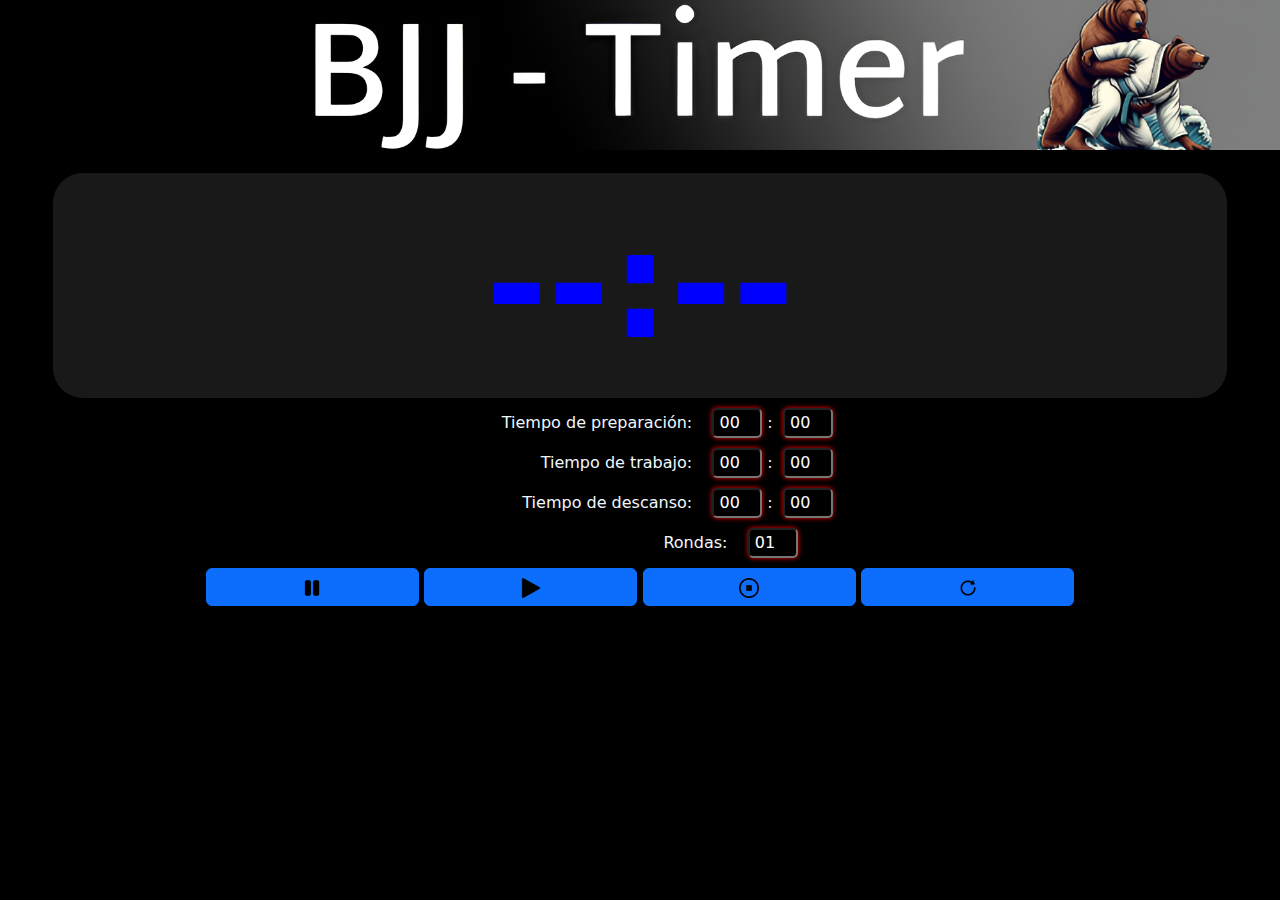
<file: index.html>
<!DOCTYPE html>
<html lang="es">
  <head>
    <meta charset="UTF-8" />
    <meta name="viewport" content="width=device-width, initial-scale=1.0" />
    <meta name="mobile-web-app-capable" content="yes" />
    <link rel="manifest" href="manifest.json" />
    <link rel="icon" href="icono-192x192.png" type="image/png" />
    <link
      href="https://cdn.jsdelivr.net/npm/bootstrap@5.3.3/dist/css/bootstrap.min.css"
      rel="stylesheet"
      integrity="sha384-QWTKZyjpPEjISv5WaRU9OFeRpok6YctnYmDr5pNlyT2bRjXh0JMhjY6hW+ALEwIH"
      crossorigin="anonymous"
    />
    <link rel="preconnect" href="https://fonts.googleapis.com" />
    <link rel="preconnect" href="https://fonts.gstatic.com" crossorigin />
    <link
      href="https://fonts.googleapis.com/css2?family=Anta&display=swap"
      rel="stylesheet"
    />
    <link rel="stylesheet" href="css/style.css" />
    <title>Temporizador de BJJ</title>
  </head>
  <body>
    <div class="banner col-md-10">
      <img src="/assets/bjj.png" alt="BJJ" width="200" />
    </div>

    <main id="configuracion" class="col-md-11">
      <div id="timer" class="col-md-10">--:--</div>

      <div>
        <label for="preparacion">Tiempo de preparación:</label>
        <input type="number" id="preparacionMinutos" value="00" />:
        <input type="number" id="preparacionSegundos" value="00" />
      </div>

      <div>
        <label for="trabajo">Tiempo de trabajo:</label>
        <input type="number" id="trabajoMinutos" value="00" />:
        <input type="number" id="trabajoSegundos" value="00" />
      </div>

      <div>
        <label for="descanso">Tiempo de descanso:</label>
        <input type="number" id="descansoMinutos" value="00" />:
        <input type="number" id="descansoSegundos" value="00" />
      </div>

      <div>
        <label for="rondas">Rondas:</label>
        <input type="number" id="rondas" value="01" />
      </div>
    </main>

    <div class="col-md-12">
      <button class="col-md-2 btn btn-primary" id="pausar">
        <img src="/assets/pausa.png" width="20" />
      </button>
      <button class="col-md-2 btn btn-primary" id="iniciar">
        <img src="/assets/tocar.png" width="20" />
      </button>
      <button class="col-md-2 btn btn-primary" id="detener">
        <img src="/assets/detener.png" width="20" />
      </button>
      <button class="col-md-2 btn btn-primary" id="reiniciar">
        <img src="/assets/reiniciar.png" width="20" />
      </button>
    </div>

    <audio id="timbre" src="assets/old-school-bell.mp3"></audio>
    <script
      src="https://cdn.jsdelivr.net/npm/bootstrap@5.3.3/dist/js/bootstrap.bundle.min.js"
      integrity="sha384-YvpcrYf0tY3lHB60NNkmXc5s9fDVZLESaAA55NDzOxhy9GkcIdslK1eN7N6jIeHz"
      crossorigin="anonymous"
    ></script>
    <script src="/js/index.js"></script>
    <script src="/js/service-worker.js"></script>
  </body>
</html>
</file>
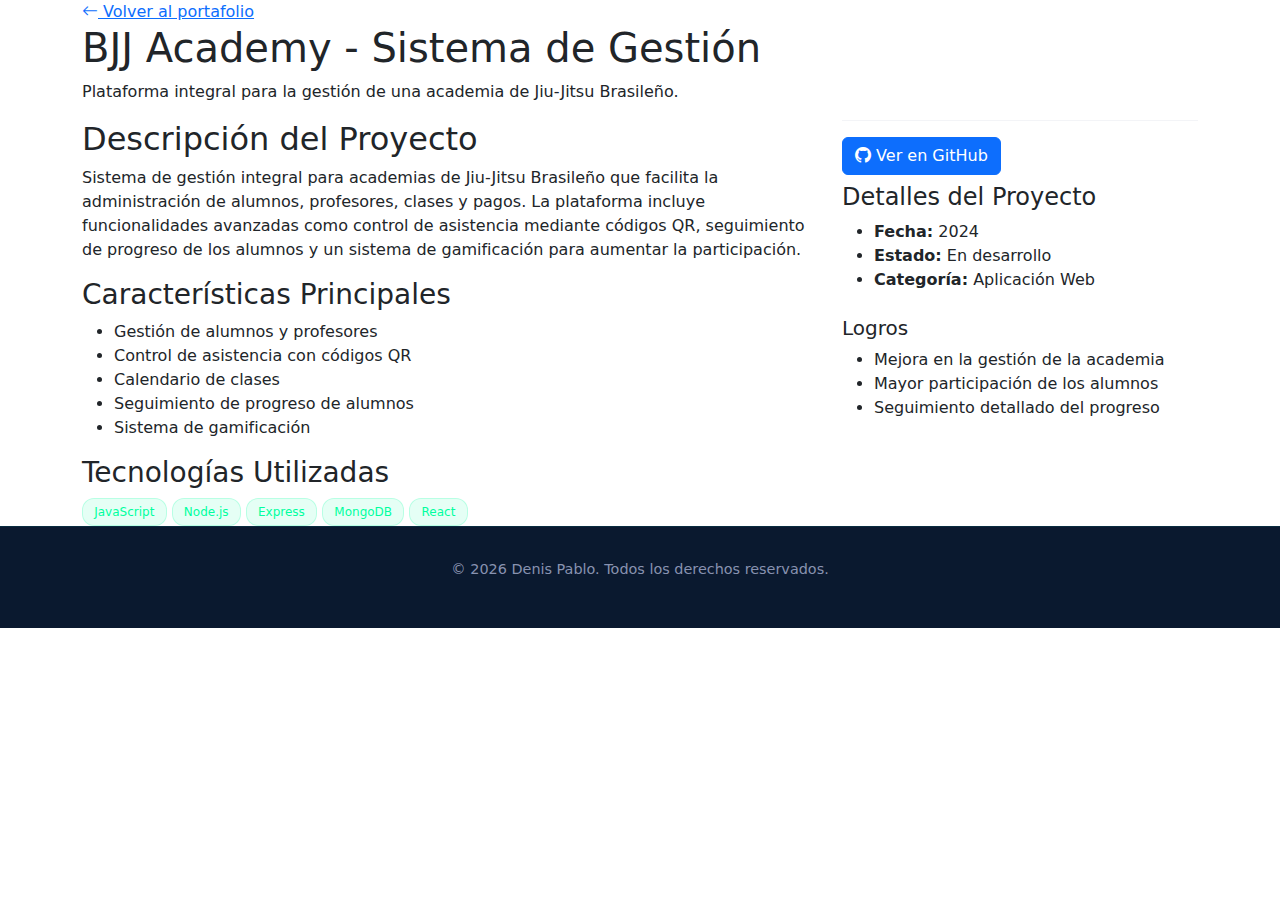
<file: Proyectos/bjj-academy/index.html>
<!DOCTYPE html>
<html lang="es">
<head>
    <meta charset="UTF-8">
    <meta name="viewport" content="width=device-width, initial-scale=1.0">
    <title>BJJ Academy - Sistema de Gestión | Mi Portfolio</title>
    <link rel="stylesheet" href="../../css/styles.css">
    <link rel="stylesheet" href="https://cdn.jsdelivr.net/npm/bootstrap@5.3.2/dist/css/bootstrap.min.css">
    <link rel="stylesheet" href="https://cdn.jsdelivr.net/npm/bootstrap-icons@1.11.1/font/bootstrap-icons.css">
</head>
<body>
    <header class="project-header">
        <div class="container">
            <a href="../../index.html" class="back-link">
                <i class="bi bi-arrow-left"></i> Volver al portafolio
            </a>
            <h1>BJJ Academy - Sistema de Gestión</h1>
            <p class="project-subtitle">Plataforma integral para la gestión de una academia de Jiu-Jitsu Brasileño.</p>
        </div>
    </header>

    <main class="project-main">
        <section class="project-overview">
            <div class="container">
                <div class="row">
                    <div class="col-lg-8">
                        <h2>Descripción del Proyecto</h2>
                        <p>Sistema de gestión integral para academias de Jiu-Jitsu Brasileño que facilita la administración de alumnos, profesores, clases y pagos. La plataforma incluye funcionalidades avanzadas como control de asistencia mediante códigos QR, seguimiento de progreso de los alumnos y un sistema de gamificación para aumentar la participación.</p>
                        
                        <h3>Características Principales</h3>
                        <ul class="feature-list">
                            <li>Gestión de alumnos y profesores</li>
                            <li>Control de asistencia con códigos QR</li>
                            <li>Calendario de clases</li>
                            <li>Seguimiento de progreso de alumnos</li>
                            <li>Sistema de gamificación</li>
                        </ul>

                        <h3>Tecnologías Utilizadas</h3>
                        <div class="tech-tags">
                            <span class="tech-tag">JavaScript</span>
                            <span class="tech-tag">Node.js</span>
                            <span class="tech-tag">Express</span>
                            <span class="tech-tag">MongoDB</span>
                            <span class="tech-tag">React</span>
                        </div>
                    </div>
                    
                    <div class="col-lg-4 project-meta">
                        <div class="project-links">
                            <a href="#" class="btn btn-primary mb-2" target="_blank" rel="noopener noreferrer">
                                <i class="bi bi-github"></i> Ver en GitHub
                            </a>
                        </div>
                        
                        <div class="project-details">
                            <h4>Detalles del Proyecto</h4>
                            <ul>
                                <li><strong>Fecha:</strong> 2024</li>
                                <li><strong>Estado:</strong> En desarrollo</li>
                                <li><strong>Categoría:</strong> Aplicación Web</li>
                            </ul>
                        </div>
                        
                        <div class="project-highlights mt-4">
                            <h5>Logros</h5>
                            <ul class="feature-list">
                                <li>Mejora en la gestión de la academia</li>
                                <li>Mayor participación de los alumnos</li>
                                <li>Seguimiento detallado del progreso</li>
                            </ul>
                        </div>
                    </div>
                </div>
            </div>
        </section>
    </main>

    <footer class="project-footer">
        <div class="container text-center">
            <p>&copy; <span id="current-year"></span> Denis Pablo. Todos los derechos reservados.</p>
        </div>
    </footer>

    <script src="https://cdn.jsdelivr.net/npm/bootstrap@5.3.2/dist/js/bootstrap.bundle.min.js"></script>
    <script>
        // Año actual
        document.getElementById('current-year').textContent = new Date().getFullYear();
    </script>
</body>
</html>
</file>
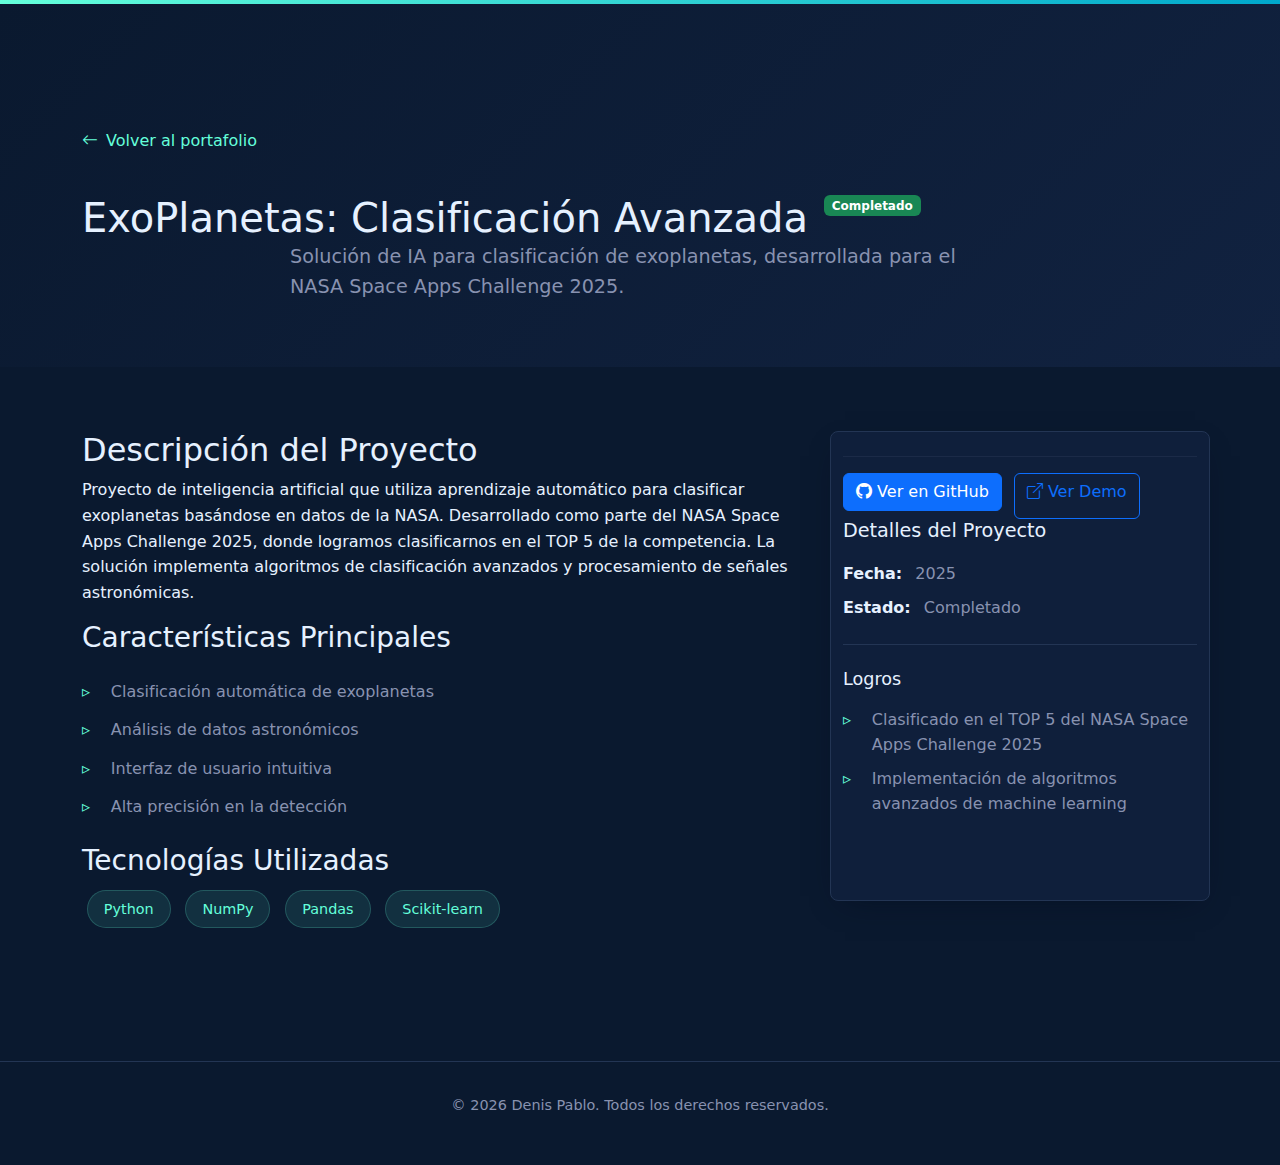
<file: proyectos/exoplanetas-clasificacion-avanzada/index.html>
<!DOCTYPE html>
<html lang="es">
  <head>
    <meta charset="UTF-8" />
    <meta name="viewport" content="width=device-width, initial-scale=1.0" />
    <title>ExoPlanetas: Clasificación Avanzada | Mi Portfolio</title>
    <link rel="stylesheet" href="../../css/styles.css" />
    <link rel="stylesheet" href="../../css/project-styles.css" />
    <link
      rel="stylesheet"
      href="https://cdn.jsdelivr.net/npm/bootstrap@5.3.2/dist/css/bootstrap.min.css"
    />
    <link
      rel="stylesheet"
      href="https://cdn.jsdelivr.net/npm/bootstrap-icons@1.11.1/font/bootstrap-icons.css"
    />
  </head>
  <body class="project-page">
    <header class="project-header">
      <div class="container">
        <a href="../../index.html" class="back-link">
          <i class="bi bi-arrow-left"></i> Volver al portafolio
        </a>
        <div class="d-flex align-items-center gap-3">
          <h1 class="mb-0">ExoPlanetas: Clasificación Avanzada</h1>
          <span class="badge bg-success">Completado</span>
        </div>
        <p class="project-subtitle">
          Solución de IA para clasificación de exoplanetas, desarrollada para el
          NASA Space Apps Challenge 2025.
        </p>
      </div>
    </header>

    <main class="project-main">
      <section class="project-overview">
        <div class="container">
          <div class="row">
            <div class="col-lg-8">
              <h2>Descripción del Proyecto</h2>
              <p>
                Proyecto de inteligencia artificial que utiliza aprendizaje
                automático para clasificar exoplanetas basándose en datos de la
                NASA. Desarrollado como parte del NASA Space Apps Challenge
                2025, donde logramos clasificarnos en el TOP 5 de la
                competencia. La solución implementa algoritmos de clasificación
                avanzados y procesamiento de señales astronómicas.
              </p>

              <h3>Características Principales</h3>
              <ul class="feature-list">
                <li>Clasificación automática de exoplanetas</li>
                <li>Análisis de datos astronómicos</li>
                <li>Interfaz de usuario intuitiva</li>
                <li>Alta precisión en la detección</li>
              </ul>

              <h3>Tecnologías Utilizadas</h3>
              <div class="tech-tags">
                <span class="tech-tag">Python</span>
                <span class="tech-tag">NumPy</span>
                <span class="tech-tag">Pandas</span>
                <span class="tech-tag">Scikit-learn</span>
              </div>
            </div>

            <div class="col-lg-4 project-meta">
              <div class="project-links">
                <a
                  href="https://github.com/DenisPablo/ExoPlanetas"
                  class="btn btn-primary mb-2"
                  target="_blank"
                  rel="noopener noreferrer"
                >
                  <i class="bi bi-github"></i></i> Ver en GitHub
                </a>

                <a
                  href="https://interspace.com.ar/"
                  class="btn btn-outline-primary"
                  target="_blank"
                  rel="noopener noreferrer"
                >
                  <i class="bi bi-box-arrow-up-right"></i></i> Ver Demo </a
                >
              </div>

              <div class="project-details">
                <h4>Detalles del Proyecto</h4>
                <ul>
                  <li><strong>Fecha:</strong> 2025</li>
                  <li><strong>Estado:</strong> Completado</li>
                </ul>
              </div>

              <div class="project-highlights mt-4">
                <h5>Logros</h5>
                <ul class="feature-list">
                  <li>
                    Clasificado en el TOP 5 del NASA Space Apps Challenge 2025
                  </li>
                  <li>
                    Implementación de algoritmos avanzados de machine learning
                  </li>
                </ul>
              </div>
            </div>
          </div>
        </div>
      </section>
    </main>

    <footer class="project-footer">
      <div class="container text-center">
        <p>
          &copy; <span id="current-year"></span> Denis Pablo. Todos los derechos
          reservados.
        </p>
      </div>
    </footer>

    <script src="https://cdn.jsdelivr.net/npm/bootstrap@5.3.2/dist/js/bootstrap.bundle.min.js"></script>
    <script>
      // Año actual
      document.getElementById("current-year").textContent =
        new Date().getFullYear();
    </script>
  </body>
</html>
</file>
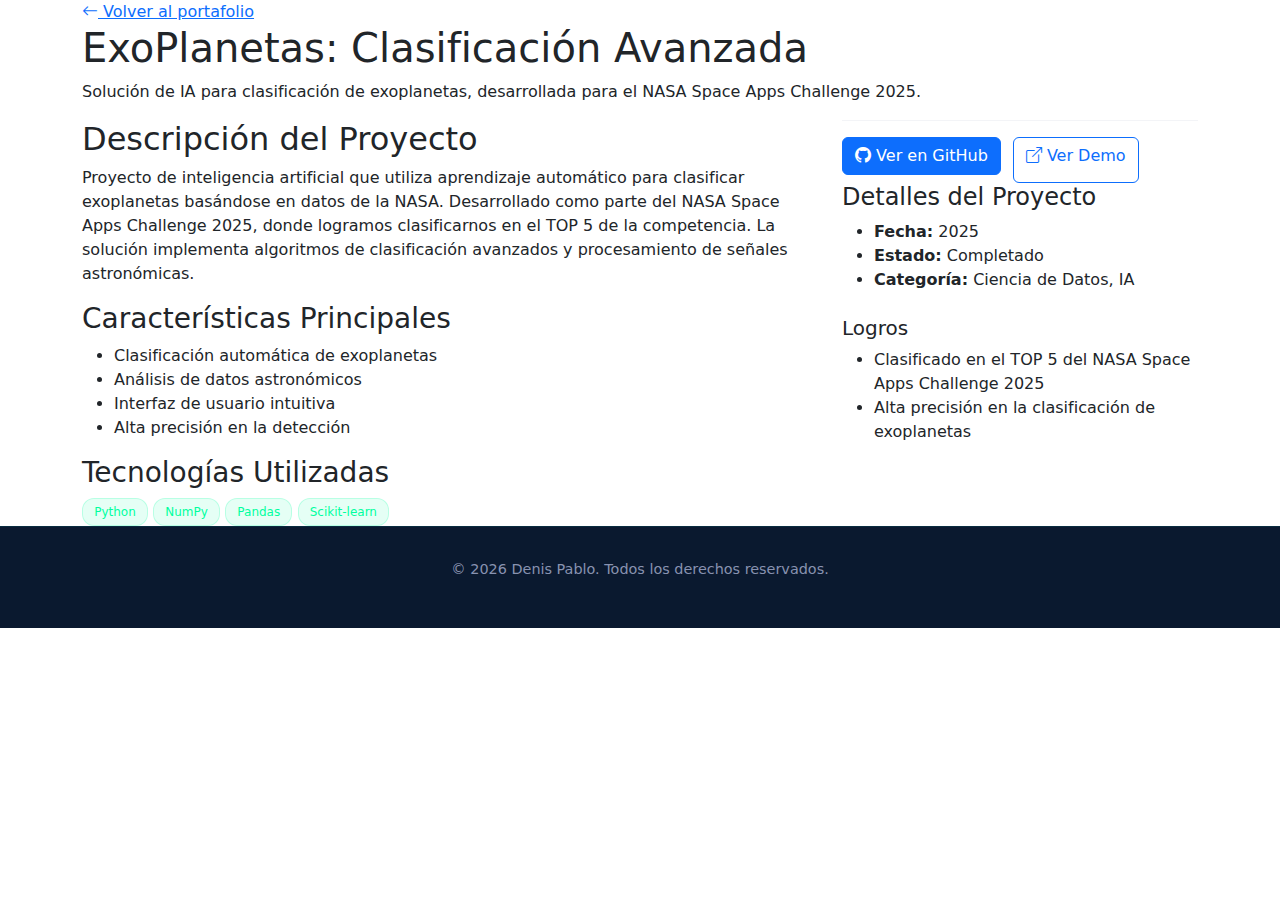
<file: Proyectos/exoplanetas/index.html>
<!DOCTYPE html>
<html lang="es">
<head>
    <meta charset="UTF-8">
    <meta name="viewport" content="width=device-width, initial-scale=1.0">
    <title>ExoPlanetas: Clasificación Avanzada | Mi Portfolio</title>
    <link rel="stylesheet" href="../../css/styles.css">
    <link rel="stylesheet" href="https://cdn.jsdelivr.net/npm/bootstrap@5.3.2/dist/css/bootstrap.min.css">
    <link rel="stylesheet" href="https://cdn.jsdelivr.net/npm/bootstrap-icons@1.11.1/font/bootstrap-icons.css">
</head>
<body>
    <header class="project-header">
        <div class="container">
            <a href="../../index.html" class="back-link">
                <i class="bi bi-arrow-left"></i> Volver al portafolio
            </a>
            <h1>ExoPlanetas: Clasificación Avanzada</h1>
            <p class="project-subtitle">Solución de IA para clasificación de exoplanetas, desarrollada para el NASA Space Apps Challenge 2025.</p>
        </div>
    </header>

    <main class="project-main">
        <section class="project-overview">
            <div class="container">
                <div class="row">
                    <div class="col-lg-8">
                        <h2>Descripción del Proyecto</h2>
                        <p>Proyecto de inteligencia artificial que utiliza aprendizaje automático para clasificar exoplanetas basándose en datos de la NASA. Desarrollado como parte del NASA Space Apps Challenge 2025, donde logramos clasificarnos en el TOP 5 de la competencia. La solución implementa algoritmos de clasificación avanzados y procesamiento de señales astronómicas.</p>
                        
                        <h3>Características Principales</h3>
                        <ul class="feature-list">
                            <li>Clasificación automática de exoplanetas</li>
                            <li>Análisis de datos astronómicos</li>
                            <li>Interfaz de usuario intuitiva</li>
                            <li>Alta precisión en la detección</li>
                        </ul>

                        <h3>Tecnologías Utilizadas</h3>
                        <div class="tech-tags">
                            <span class="tech-tag">Python</span>
                            <span class="tech-tag">NumPy</span>
                            <span class="tech-tag">Pandas</span>
                            <span class="tech-tag">Scikit-learn</span>
                        </div>
                    </div>
                    
                    <div class="col-lg-4 project-meta">
                        <div class="project-links">
                            <a href="https://github.com/DenisPablo/ExoPlanetas" class="btn btn-primary mb-2" target="_blank" rel="noopener noreferrer">
                                <i class="bi bi-github"></i> Ver en GitHub
                            </a>
                            <a href="https://interspace.com.ar/" class="btn btn-outline-primary" target="_blank" rel="noopener noreferrer">
                                <i class="bi bi-box-arrow-up-right"></i> Ver Demo
                            </a>
                        </div>
                        
                        <div class="project-details">
                            <h4>Detalles del Proyecto</h4>
                            <ul>
                                <li><strong>Fecha:</strong> 2025</li>
                                <li><strong>Estado:</strong> Completado</li>
                                <li><strong>Categoría:</strong> Ciencia de Datos, IA</li>
                            </ul>
                        </div>
                        
                        <div class="project-highlights mt-4">
                            <h5>Logros</h5>
                            <ul class="feature-list">
                                <li>Clasificado en el TOP 5 del NASA Space Apps Challenge 2025</li>
                                <li>Alta precisión en la clasificación de exoplanetas</li>
                            </ul>
                        </div>
                    </div>
                </div>
            </div>
        </section>
    </main>

    <footer class="project-footer">
        <div class="container text-center">
            <p>&copy; <span id="current-year"></span> Denis Pablo. Todos los derechos reservados.</p>
        </div>
    </footer>

    <script src="https://cdn.jsdelivr.net/npm/bootstrap@5.3.2/dist/js/bootstrap.bundle.min.js"></script>
    <script>
        // Año actual
        document.getElementById('current-year').textContent = new Date().getFullYear();
    </script>
</body>
</html>
</file>
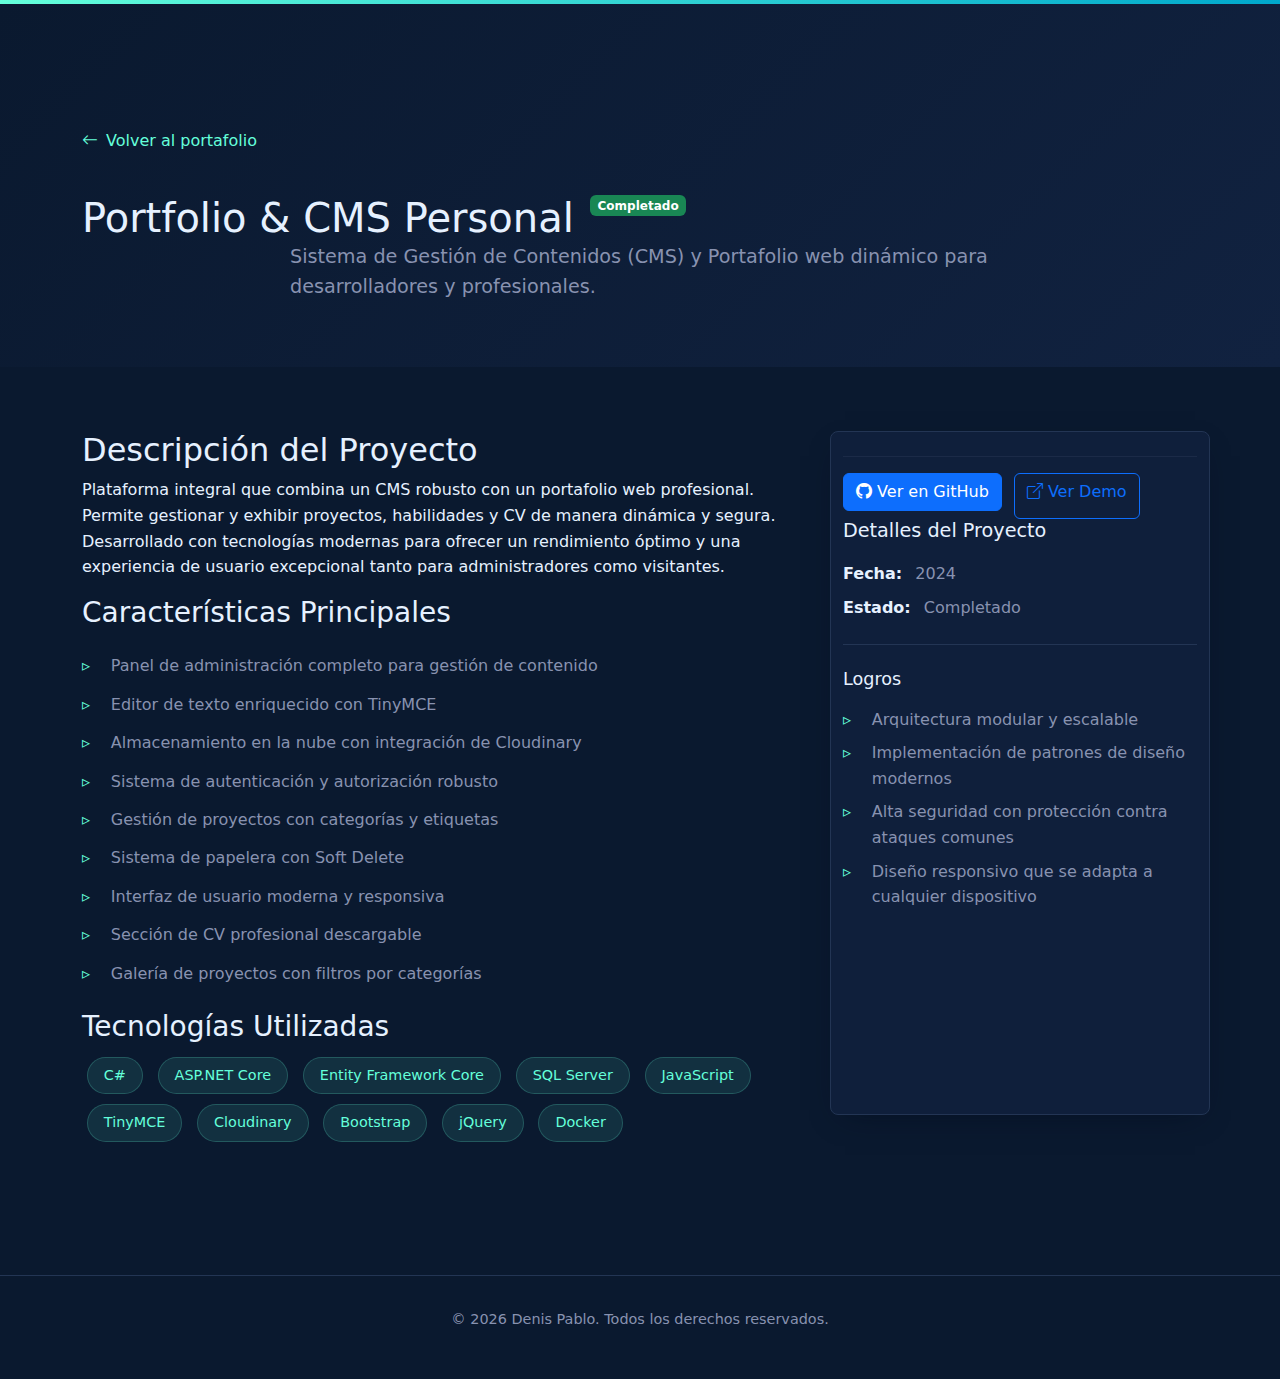
<file: proyectos/portfolio-&-cms-personal/index.html>
<!DOCTYPE html>
<html lang="es">
  <head>
    <meta charset="UTF-8" />
    <meta name="viewport" content="width=device-width, initial-scale=1.0" />
    <title>Portfolio & CMS Personal | Mi Portfolio</title>
    <link rel="stylesheet" href="../../css/styles.css" />
    <link rel="stylesheet" href="../../css/project-styles.css" />
    <link
      rel="stylesheet"
      href="https://cdn.jsdelivr.net/npm/bootstrap@5.3.2/dist/css/bootstrap.min.css"
    />
    <link
      rel="stylesheet"
      href="https://cdn.jsdelivr.net/npm/bootstrap-icons@1.11.1/font/bootstrap-icons.css"
    />
  </head>
  <body class="project-page">
    <header class="project-header">
      <div class="container">
        <a href="../../index.html" class="back-link">
          <i class="bi bi-arrow-left"></i> Volver al portafolio
        </a>
        <div class="d-flex align-items-center gap-3">
          <h1 class="mb-0">Portfolio & CMS Personal</h1>
          <span class="badge bg-success">Completado</span>
        </div>
        <p class="project-subtitle">
          Sistema de Gestión de Contenidos (CMS) y Portafolio web dinámico para
          desarrolladores y profesionales.
        </p>
      </div>
    </header>

    <main class="project-main">
      <section class="project-overview">
        <div class="container">
          <div class="row">
            <div class="col-lg-8">
              <h2>Descripción del Proyecto</h2>
              <p>Plataforma integral que combina un CMS robusto con un portafolio web profesional. Permite gestionar y exhibir proyectos, habilidades y CV de manera dinámica y segura. Desarrollado con tecnologías modernas para ofrecer un rendimiento óptimo y una experiencia de usuario excepcional tanto para administradores como visitantes.</p>

              <h3>Características Principales</h3>
              <ul class="feature-list">
                <li>Panel de administración completo para gestión de contenido</li>
                <li>Editor de texto enriquecido con TinyMCE</li>
                <li>Almacenamiento en la nube con integración de Cloudinary</li>
                <li>Sistema de autenticación y autorización robusto</li>
                <li>Gestión de proyectos con categorías y etiquetas</li>
                <li>Sistema de papelera con Soft Delete</li>
                <li>Interfaz de usuario moderna y responsiva</li>
                <li>Sección de CV profesional descargable</li>
                <li>Galería de proyectos con filtros por categorías</li>
              </ul>

              <h3>Tecnologías Utilizadas</h3>
              <div class="tech-tags">
                <span class="tech-tag">C#</span>
                <span class="tech-tag">ASP.NET Core</span>
                <span class="tech-tag">Entity Framework Core</span>
                <span class="tech-tag">SQL Server</span>
                <span class="tech-tag">JavaScript</span>
                <span class="tech-tag">TinyMCE</span>
                <span class="tech-tag">Cloudinary</span>
                <span class="tech-tag">Bootstrap</span>
                <span class="tech-tag">jQuery</span>
                <span class="tech-tag">Docker</span>
              </div>
            </div>

            <div class="col-lg-4 project-meta">
              <div class="project-links">
                <a href="https://github.com/DenisPablo/Portafolio" class="btn btn-primary mb-2" target="_blank" rel="noopener noreferrer">
                  <i class="bi bi-github"></i> Ver en GitHub
                </a>
                <a href="#" class="btn btn-outline-primary" target="_blank" rel="noopener noreferrer">
                  <i class="bi bi-box-arrow-up-right"></i> Ver Demo
                </a>
              </div>

              <div class="project-details">
                <h4>Detalles del Proyecto</h4>
                <ul>
                  <li><strong>Fecha:</strong> 2024</li>
                  <li><strong>Estado:</strong> Completado</li>
                </ul>
              </div>

              <div class="project-highlights mt-4">
                <h5>Logros</h5>
                <ul class="feature-list">
                  <li>Arquitectura modular y escalable</li>
                  <li>Implementación de patrones de diseño modernos</li>
                  <li>Alta seguridad con protección contra ataques comunes</li>
                  <li>Diseño responsivo que se adapta a cualquier dispositivo</li>
                </ul>
              </div>
            </div>
          </div>
        </div>
      </section>
    </main>

    <footer class="project-footer">
      <div class="container text-center">
        <p>
          &copy; <span id="current-year"></span> Denis Pablo. Todos los derechos
          reservados.
        </p>
      </div>
    </footer>

    <script src="https://cdn.jsdelivr.net/npm/bootstrap@5.3.2/dist/js/bootstrap.bundle.min.js"></script>
    <script>
      // Año actual
      document.getElementById("current-year").textContent =
        new Date().getFullYear();
    </script>
  </body>
</html>
</file>
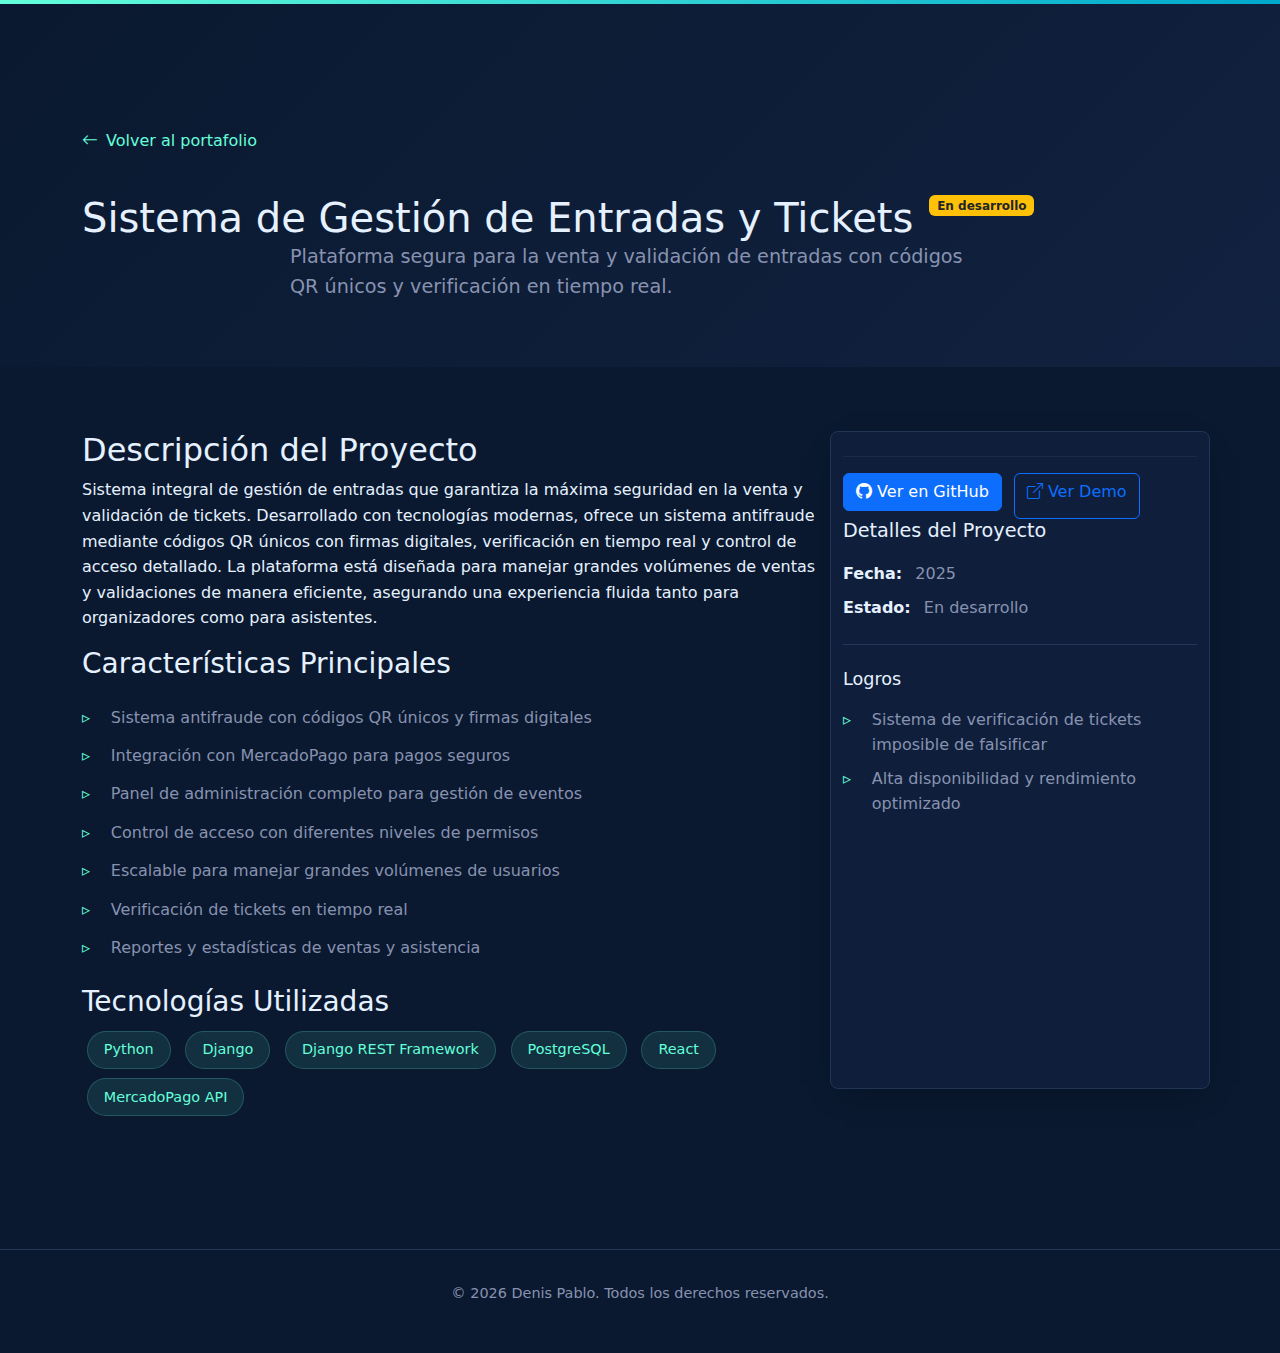
<file: proyectos/sistema-de-gestion-de-entradas-y-tickets/index.html>
<!DOCTYPE html>
<html lang="es">
  <head>
    <meta charset="UTF-8" />
    <meta name="viewport" content="width=device-width, initial-scale=1.0" />
    <title>Sistema de Gestión de Entradas y Tickets | Mi Portfolio</title>
    <link rel="stylesheet" href="../../css/styles.css" />
    <link rel="stylesheet" href="../../css/project-styles.css" />
    <link
      rel="stylesheet"
      href="https://cdn.jsdelivr.net/npm/bootstrap@5.3.2/dist/css/bootstrap.min.css"
    />
    <link
      rel="stylesheet"
      href="https://cdn.jsdelivr.net/npm/bootstrap-icons@1.11.1/font/bootstrap-icons.css"
    />
  </head>
  <body class="project-page">
    <header class="project-header">
      <div class="container">
        <a href="../../index.html" class="back-link">
          <i class="bi bi-arrow-left"></i> Volver al portafolio
        </a>
        <div class="d-flex align-items-center gap-3">
          <h1 class="mb-0">Sistema de Gestión de Entradas y Tickets</h1>
          <span class="badge bg-warning text-dark">En desarrollo</span>
        </div>
        <p class="project-subtitle">
          Plataforma segura para la venta y validación de entradas con códigos
          QR únicos y verificación en tiempo real.
        </p>
      </div>
    </header>

    <main class="project-main">
      <section class="project-overview">
        <div class="container">
          <div class="row">
            <div class="col-lg-8">
              <h2>Descripción del Proyecto</h2>
              <p>
                Sistema integral de gestión de entradas que garantiza la máxima
                seguridad en la venta y validación de tickets. Desarrollado con
                tecnologías modernas, ofrece un sistema antifraude mediante
                códigos QR únicos con firmas digitales, verificación en tiempo
                real y control de acceso detallado. La plataforma está diseñada
                para manejar grandes volúmenes de ventas y validaciones de
                manera eficiente, asegurando una experiencia fluida tanto para
                organizadores como para asistentes.
              </p>

              <h3>Características Principales</h3>
              <ul class="feature-list">
                <li>
                  Sistema antifraude con códigos QR únicos y firmas digitales
                </li>
                <li>Integración con MercadoPago para pagos seguros</li>
                <li>
                  Panel de administración completo para gestión de eventos
                </li>
                <li>Control de acceso con diferentes niveles de permisos</li>
                <li>Escalable para manejar grandes volúmenes de usuarios</li>
                <li>Verificación de tickets en tiempo real</li>
                <li>Reportes y estadísticas de ventas y asistencia</li>
              </ul>

              <h3>Tecnologías Utilizadas</h3>
              <div class="tech-tags">
                <span class="tech-tag">Python</span>
                <span class="tech-tag">Django</span>
                <span class="tech-tag">Django REST Framework</span>
                <span class="tech-tag">PostgreSQL</span>
                <span class="tech-tag">React</span>
                <span class="tech-tag">MercadoPago API</span>
              </div>
            </div>

            <div class="col-lg-4 project-meta">
              <div class="project-links">
                <a
                  href="https://github.com/DenisPablo/GestionTickets"
                  class="btn btn-primary mb-2"
                  target="_blank"
                  rel="noopener noreferrer"
                >
                  <i class="bi bi-github"></i> Ver en GitHub
                </a>
                <a
                  href="#"
                  class="btn btn-outline-primary"
                  target="_blank"
                  rel="noopener noreferrer"
                >
                  <i class="bi bi-box-arrow-up-right"></i> Ver Demo
                </a>
              </div>

              <div class="project-details">
                <h4>Detalles del Proyecto</h4>
                <ul>
                  <li><strong>Fecha:</strong> 2025</li>
                  <li><strong>Estado:</strong> En desarrollo</li>
                </ul>
              </div>

              <div class="project-highlights mt-4">
                <h5>Logros</h5>
                <ul class="feature-list">
                  <li>
                    Sistema de verificación de tickets imposible de falsificar
                  </li>
                  <li>Alta disponibilidad y rendimiento optimizado</li>
                </ul>
              </div>
            </div>
          </div>
        </div>
      </section>
    </main>

    <footer class="project-footer">
      <div class="container text-center">
        <p>
          &copy; <span id="current-year"></span> Denis Pablo. Todos los derechos
          reservados.
        </p>
      </div>
    </footer>

    <script src="https://cdn.jsdelivr.net/npm/bootstrap@5.3.2/dist/js/bootstrap.bundle.min.js"></script>
    <script>
      // Año actual
      document.getElementById("current-year").textContent =
        new Date().getFullYear();
    </script>
  </body>
</html>
</file>
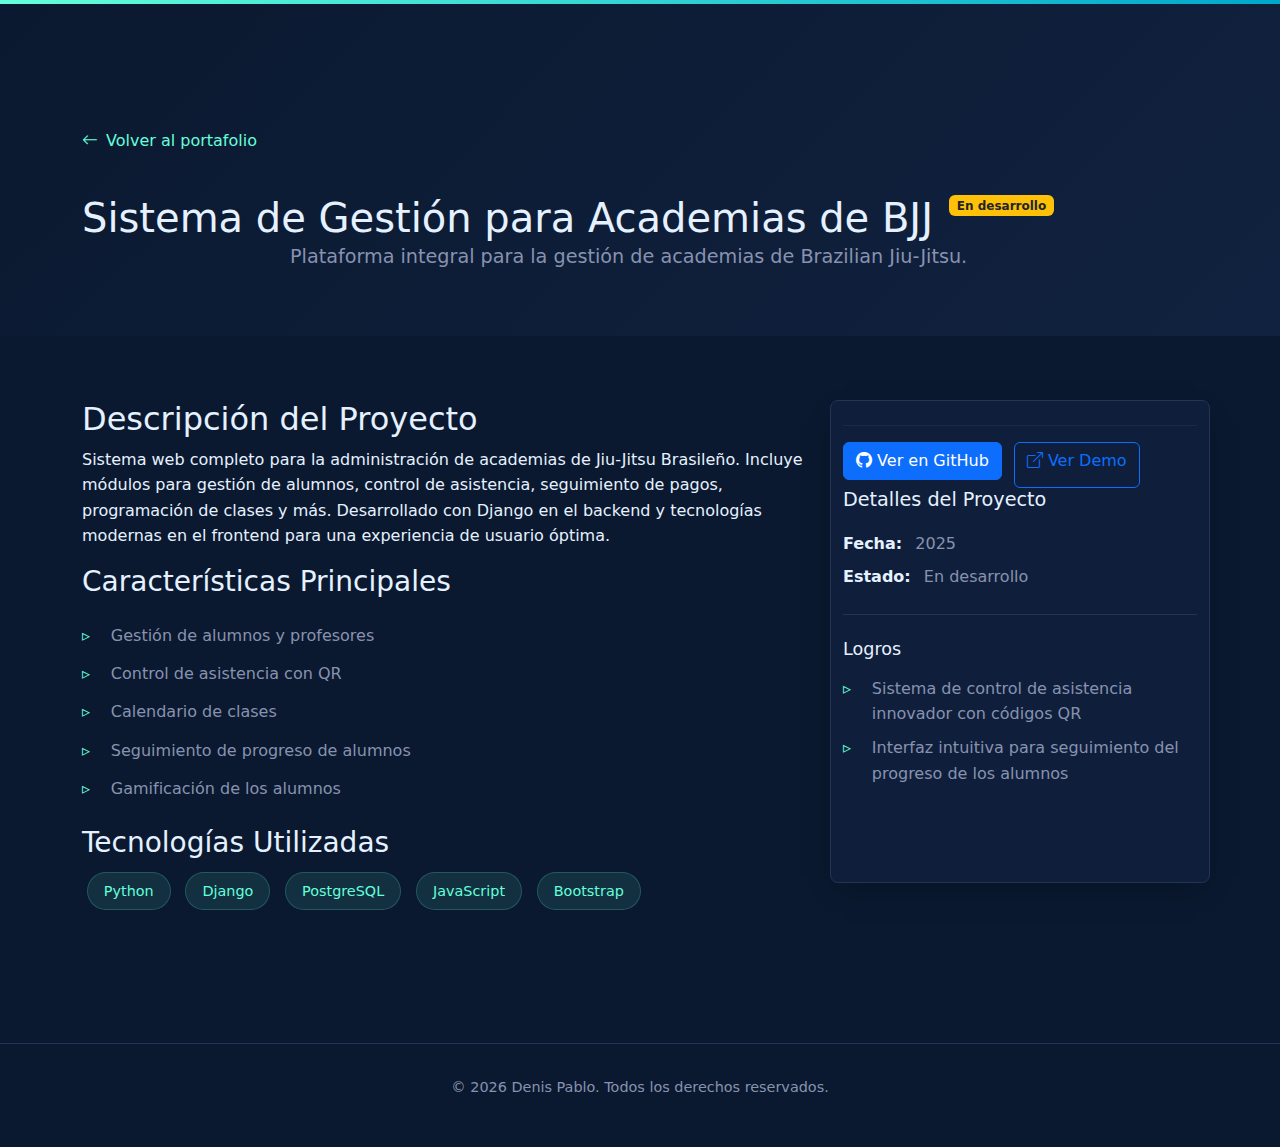
<file: proyectos/sistema-de-gestion-para-academias-de-bjj/index.html>
<!DOCTYPE html>
<html lang="es">
  <head>
    <meta charset="UTF-8" />
    <meta name="viewport" content="width=device-width, initial-scale=1.0" />
    <title>Sistema de Gestión para Academias de BJJ | Mi Portfolio</title>
    <link rel="stylesheet" href="../../css/styles.css" />
    <link rel="stylesheet" href="../../css/project-styles.css" />
    <link
      rel="stylesheet"
      href="https://cdn.jsdelivr.net/npm/bootstrap@5.3.2/dist/css/bootstrap.min.css"
    />
    <link
      rel="stylesheet"
      href="https://cdn.jsdelivr.net/npm/bootstrap-icons@1.11.1/font/bootstrap-icons.css"
    />
  </head>
  <body class="project-page">
    <header class="project-header">
      <div class="container">
        <a href="../../index.html" class="back-link">
          <i class="bi bi-arrow-left"></i> Volver al portafolio
        </a>
        <div class="d-flex align-items-center gap-3">
          <h1 class="mb-0">Sistema de Gestión para Academias de BJJ</h1>
          <span class="badge bg-warning text-dark">En desarrollo</span>
        </div>
        <p class="project-subtitle">
          Plataforma integral para la gestión de academias de Brazilian
          Jiu-Jitsu.
        </p>
      </div>
    </header>

    <main class="project-main">
      <section class="project-overview">
        <div class="container">
          <div class="row">
            <div class="col-lg-8">
              <h2>Descripción del Proyecto</h2>
              <p>Sistema web completo para la administración de academias de Jiu-Jitsu Brasileño. Incluye módulos para gestión de alumnos, control de asistencia, seguimiento de pagos, programación de clases y más. Desarrollado con Django en el backend y tecnologías modernas en el frontend para una experiencia de usuario óptima.</p>

              <h3>Características Principales</h3>
              <ul class="feature-list">
                <li>Gestión de alumnos y profesores</li>
                <li>Control de asistencia con QR</li>
                <li>Calendario de clases</li>
                <li>Seguimiento de progreso de alumnos</li>
                <li>Gamificación de los alumnos</li>
              </ul>

              <h3>Tecnologías Utilizadas</h3>
              <div class="tech-tags">
                <span class="tech-tag">Python</span>
                <span class="tech-tag">Django</span>
                <span class="tech-tag">PostgreSQL</span>
                <span class="tech-tag">JavaScript</span>
                <span class="tech-tag">Bootstrap</span>
              </div>
            </div>

            <div class="col-lg-4 project-meta">
              <div class="project-links">
                <a
                  href="https://github.com/DenisPablo/GestionTickets"
                  class="btn btn-primary mb-2"
                  target="_blank"
                  rel="noopener noreferrer"
                >
                  <i class="bi bi-github"></i> Ver en GitHub
                </a>

                <a
                  href="#"
                  class="btn btn-outline-primary"
                  target="_blank"
                  rel="noopener noreferrer"
                >
                  <i class="bi bi-box-arrow-up-right"></i> Ver Demo
                </a>
              </div>

              <div class="project-details">
                <h4>Detalles del Proyecto</h4>
                <ul>
                  <li><strong>Fecha:</strong> 2025</li>
                  <li><strong>Estado:</strong> En desarrollo</li>
                </ul>
              </div>

              <div class="project-highlights mt-4">
                <h5>Logros</h5>
                <ul class="feature-list">
                  <li>Sistema de control de asistencia innovador con códigos QR</li>
                  <li>Interfaz intuitiva para seguimiento del progreso de los alumnos</li>
                </ul>
              </div>
            </div>
          </div>
        </div>
      </section>
    </main>

    <footer class="project-footer">
      <div class="container text-center">
        <p>
          &copy; <span id="current-year"></span> Denis Pablo. Todos los derechos
          reservados.
        </p>
      </div>
    </footer>

    <script src="https://cdn.jsdelivr.net/npm/bootstrap@5.3.2/dist/js/bootstrap.bundle.min.js"></script>
    <script>
      // Año actual
      document.getElementById("current-year").textContent =
        new Date().getFullYear();
    </script>
  </body>
</html>
</file>
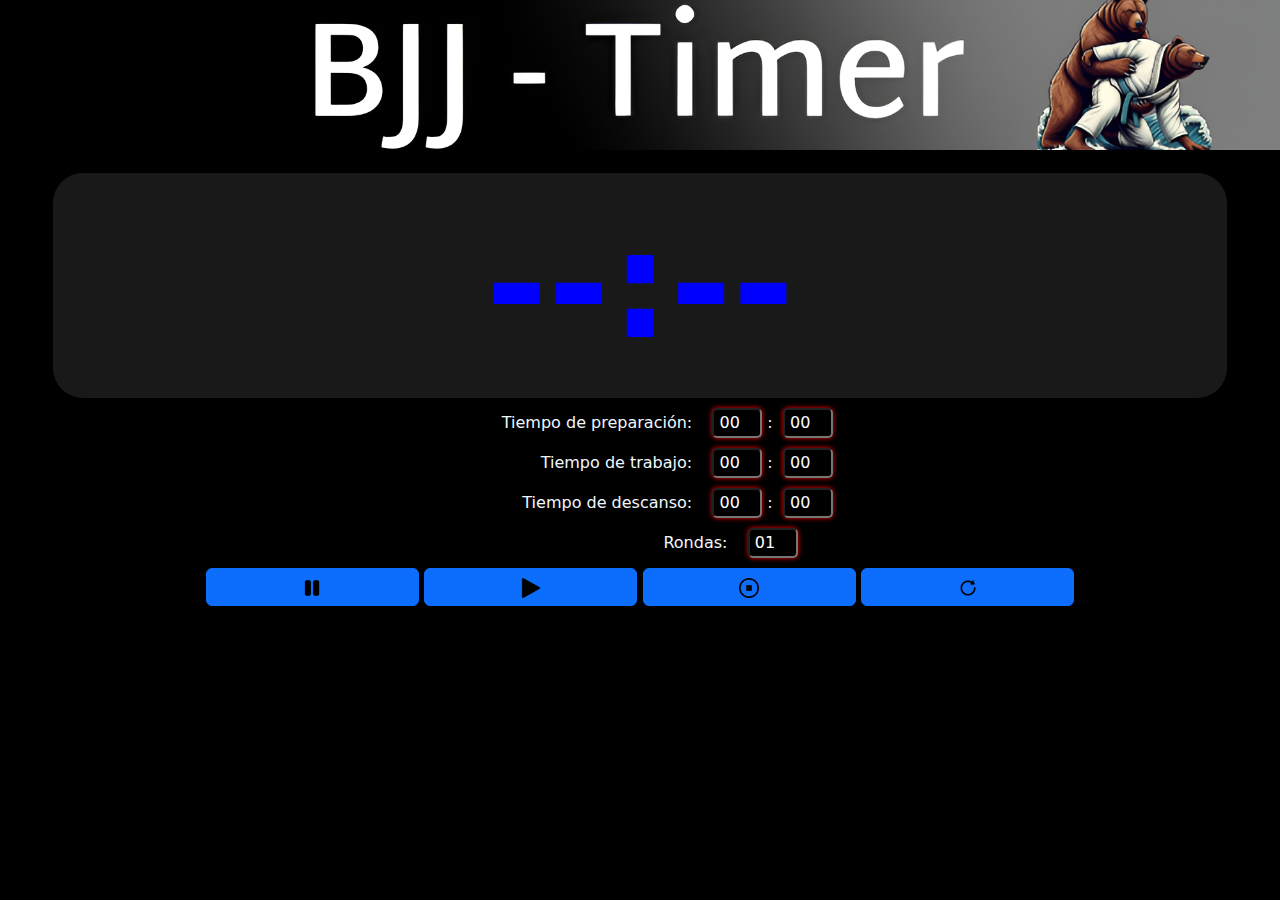
<file: plantilla-proyecto.html>
<!DOCTYPE html>
<html lang="es">
<head>
    <meta charset="UTF-8">
    <meta name="viewport" content="width=device-width, initial-scale=1.0">
    <title>Nombre del Proyecto</title>
    <link rel="stylesheet" href="/css/styles.css">
    <link rel="stylesheet" href="/css/project-styles.css">
    <link rel="stylesheet" href="https://cdn.jsdelivr.net/npm/bootstrap@5.3.2/dist/css/bootstrap.min.css">
    <link rel="stylesheet" href="https://cdn.jsdelivr.net/npm/bootstrap-icons@1.11.1/font/bootstrap-icons.css">
</head>
<body class="project-page">
    <header class="project-header">
        <div class="container">
            <a href="../index.html" class="back-link">
                <i class="bi bi-arrow-left"></i> Volver al portafolio
            </a>
            <h1 id="project-title">Nombre del Proyecto</h1>
            <p class="project-subtitle" id="project-subtitle">Breve descripción del proyecto</p>
        </div>
    </header>

    <main class="project-main">
        <section class="project-overview">
            <div class="container">
                <div class="row">
                    <div class="col-lg-8">
                        <h2>Descripción del Proyecto</h2>
                        <div id="project-description"></div>
                        
                        <h3>Características Principales</h3>
                        <ul class="feature-list" id="project-features">
                            <!-- Características se llenarán con JavaScript -->
                        </ul>

                        <h3>Tecnologías Utilizadas</h3>
                        <div class="tech-tags" id="project-technologies">
                            <!-- Tecnologías se llenarán con JavaScript -->
                        </div>
                    </div>
                    
                    <div class="col-lg-4 project-meta">
                        <div class="project-links" id="project-links">
                            <!-- Enlaces se llenarán con JavaScript -->
                        </div>
                        
                        <div class="project-details">
                            <h4>Detalles del Proyecto</h4>
                            <ul>
                                <li><strong>Fecha:</strong> <span id="project-year"></span></li>
                                <li><strong>Estado:</strong> <span id="project-status"></span></li>
                            </ul>
                        </div>
                    </div>
                </div>
            </div>
        </section>
    </main>

    <footer class="project-footer">
        <div class="container text-center">
            <p>&copy; <span id="current-year"></span> Denis Pablo. Todos los derechos reservados.</p>
        </div>
    </footer>

    <script src="https://cdn.jsdelivr.net/npm/bootstrap@5.3.2/dist/js/bootstrap.bundle.min.js"></script>
    <script src="/js/proyecto.js"></script>
</body>
</html>
</file>
<file: css/style.css>
body {
  background-color: black;
  text-align: center;
  color: aliceblue;
}

input {
  background-color: black;
  color: white;
  border-radius: 5px; /* Ajusta el valor según desees */
  box-shadow: 0 0 5px red; /* Ajusta el valor según desees */
}
.anta-regular {
  font-family: "Anta", sans-serif;
  font-weight: 400;
  font-style: normal;
}

#timer {
  color: blue;
  font-weight: bold;
  font-size: 150px;
  margin-top: 2%;
  margin-bottom: 20px;
  width: 100%;
  background-color: rgba(
    253,
    244,
    244,
    0.1
  ); /* Fondo blanco muy transparente */
  border-radius: 30px; /* Border radius */
}

#configuracion {
  text-align: center;
  margin-top: 3%;
  margin: 0 auto;
}

#configuracion {
  display: flex;
  flex-direction: column;
}

#configuracion > div {
  margin-bottom: 10px; /* Espacio entre cada div */
}

#configuracion label {
  width: 250px; /* Ancho fijo para los labels */
  text-align: right; /* Alineación del texto del label a la derecha */
  margin-right: 10px; /* Espacio entre el label y el input */
}

#configuracion input {
  margin-right: 5px;
  margin-left: 5px;
  width: 50px; /* Ancho fijo para los inputs */
  text-align: center;
}

.banner {
  width: 100%;
  height: 150px; /* ajusta la altura según sea necesario */
  background-color: #f0f0f0; /* color de fondo opcional */
  overflow: hidden; /* oculta el contenido que se desborda */
  position: relative; /* permite posicionar la imagen absolutamente */
}

.banner img {
  width: 100%; /* Ajusta el ancho al 100% del contenedor */
  height: 100%; /* Ajusta la altura al 100% del contenedor */
  object-fit: cover; /* Escala la imagen para que cubra el área del contenedor sin distorsionarla */
  position: absolute; /* Posiciona la imagen dentro del contenedor */
  top: 0; /* Coloca la imagen en la parte superior */
  left: 0; /* Coloca la imagen a la izquierda */
}
</file>
<file: css/styles.css>
/* Variables */
:root {
    --dark-bg: #0a192f;
    --darker-bg: #020c1b;
    --neon-blue: #08d9d6;
    --neon-pink: #ff2e63;
    --neon-green: #00ff9f;
    --text-color: #e6f1ff;
    --text-secondary: #8892b0;
    --font-mono: 'Roboto Mono', monospace;
}

/* Reset y estilos base */
* {
    margin: 0;
    padding: 0;
    box-sizing: border-box;
}

html {
    scroll-behavior: smooth;
}

body {
    font-family: var(--font-mono);
    background-color: var(--darker-bg);
    color: var(--text-color);
    line-height: 1.6;
    overflow-x: hidden;
}

.container {
    width: 90%;
    max-width: 1200px;
    margin: 0 auto;
    padding: 0 20px;
}

/* Estilos del encabezado y navegación */
#header {
    position: fixed;
    top: 0;
    left: 0;
    width: 100%;
    z-index: 1000;
    background-color: rgba(10, 25, 47, 0.9);
    backdrop-filter: blur(10px);
    transition: all 0.3s ease;
}

.navbar {
    display: flex;
    justify-content: space-between;
    align-items: center;
    padding: 1.5rem 5%;
}

.logo {
    font-size: 1.5rem;
    font-weight: 700;
    color: var(--neon-blue);
    text-decoration: none;
}

.nav-links {
    display: flex;
    list-style: none;
    gap: 2rem;
}

.nav-links a {
    color: var(--text-color);
    text-decoration: none;
    font-size: 0.9rem;
    transition: color 0.3s ease;
    position: relative;
}

.nav-links a::after {
    content: '';
    position: absolute;
    width: 0;
    height: 2px;
    bottom: -5px;
    left: 0;
    background-color: var(--neon-blue);
    transition: width 0.3s ease;
}

.nav-links a:hover,
.nav-links a.active {
    color: var(--neon-blue);
}

.nav-links a:hover::after,
.nav-links a.active::after {
    width: 100%;
}

/* Menú móvil */
.menu-toggle {
    display: none;
    background: none;
    border: none;
    cursor: pointer;
    padding: 0.5rem;
}

.bar {
    display: block;
    width: 25px;
    height: 2px;
    background-color: var(--neon-blue);
    margin: 5px 0;
    transition: all 0.3s ease;
}

/* Hero Section */
.hero {
    min-height: 100vh;
    display: flex;
    align-items: center;
    padding: 8rem 0 5rem;
    background: linear-gradient(180deg, var(--darker-bg) 0%, rgba(2, 12, 27, 0.9) 100%);
}

.hero h1 {
    font-size: 2.5rem;
    margin-bottom: 1.5rem;
    color: var(--text-color);
}

.hero h2 {
    font-size: 1.8rem;
    margin-bottom: 1.5rem;
    color: var(--text-secondary);
}

.hero p {
    font-size: 1.1rem;
    max-width: 600px;
    margin-bottom: 2rem;
    color: var(--text-secondary);
}

.neon-text {
    color: var(--neon-blue);
    text-shadow: 0 0 5px var(--neon-blue), 0 0 10px var(--neon-blue);
}

/* Botones */
.btn {
    display: inline-block;
    padding: 0.8rem 2rem;
    background: transparent;
    color: var(--neon-blue);
    border: 1px solid var(--neon-blue);
    border-radius: 4px;
    font-family: var(--font-mono);
    font-size: 0.9rem;
    text-decoration: none;
    cursor: pointer;
    transition: all 0.3s ease;
    position: relative;
    overflow: hidden;
    z-index: 1;
}

.btn::before {
    content: '';
    position: absolute;
    top: 0;
    left: -100%;
    width: 100%;
    height: 100%;
    background: rgba(8, 217, 214, 0.1);
    transition: all 0.5s ease;
    z-index: -1;
}

.btn:hover::before {
    left: 0;
}

.btn:hover {
    box-shadow: 0 0 10px var(--neon-blue), 0 0 20px var(--neon-blue);
}

/* Sección de Proyectos */
.projects {
    padding: 6rem 0;
    background-color: var(--dark-bg);
}

.section-title {
    font-size: 2rem;
    margin-bottom: 3rem;
    color: var(--text-color);
    position: relative;
    display: inline-block;
}

.section-title::after {
    content: '';
    display: block;
    width: 50%;
    height: 2px;
    background-color: var(--neon-blue);
    margin-top: 0.5rem;
}

.projects-grid {
    display: grid;
    grid-template-columns: repeat(auto-fill, minmax(300px, 1fr));
    gap: 1.5rem;
    margin-top: 2rem;
}

/* Estilos para los filtros de proyectos */
.project-filters {
    display: flex;
    flex-wrap: wrap;
    gap: 0.75rem;
    justify-content: center;
    margin-bottom: 3rem;
}

.project-filters .btn-filter {
    background-color: rgba(8, 217, 214, 0.05);
    color: var(--neon-blue);
    border: 1px solid rgba(8, 217, 214, 0.3);
    padding: 0.6rem 1.2rem;
    border-radius: 50px;
    font-size: 0.9rem;
    transition: all 0.3s ease;
    display: inline-flex;
    align-items: center;
}

.project-filters .btn-filter:hover {
    background-color: rgba(8, 217, 214, 0.2);
    transform: translateY(-2px);
    box-shadow: 0 4px 15px rgba(8, 217, 214, 0.2);
}

.project-filters .btn-filter.active {
    background-color: var(--neon-blue);
    color: var(--darker-bg);
    box-shadow: 0 0 15px var(--neon-blue);
    border-color: var(--neon-blue);
}

.project-filters .btn-filter i {
    margin-right: 0.5rem;
}

.project-card {
    background: rgba(10, 25, 47, 0.8);
    border-radius: 8px;
    overflow: hidden;
    transition: all 0.3s ease;
    border: 1px solid rgba(8, 217, 214, 0.1);
    padding: 1.5rem;
    height: 100%;
    display: flex;
    flex-direction: column;
    position: relative;
    cursor: pointer;
}

.project-card:hover {
    transform: translateY(-5px);
    box-shadow: 0 10px 20px rgba(8, 217, 214, 0.1);
    border-color: var(--neon-blue);
}

.project-card:hover {
    transform: translateY(-3px);
    box-shadow: 0 4px 12px rgba(8, 217, 214, 0.2);
    border-color: var(--neon-blue);
}

.project-info {
    flex: 1;
    display: flex;
    flex-direction: column;
    overflow: hidden;
}

.project-title {
    font-size: 1.4rem;
    margin-bottom: 0.75rem;
    color: var(--neon-blue);
    display: flex;
    align-items: center;
    flex-wrap: wrap;
    gap: 0.75rem;
}

.tech-tag {
    font-size: 0.75rem;
    background: rgba(0, 255, 159, 0.1);
    color: var(--neon-green);
    padding: 0.25rem 0.7rem;
    border-radius: 12px;
    display: inline-block;
    border: 1px solid rgba(0, 255, 159, 0.2);
    transition: all 0.2s ease;
}

.tech-tag:hover {
    background: rgba(0, 255, 159, 0.2);
    transform: translateY(-1px);
}

/* Estilos para los estados de los proyectos */
.project-card .status {
    font-size: 0.7rem;
    font-weight: 600;
    text-transform: uppercase;
    letter-spacing: 0.05em;
    padding: 0.25rem 0.5rem;
    border-radius: 4px;
    margin-left: 0.75rem;
    vertical-align: middle;
    position: relative;
    top: -2px;
    transition: all 0.3s ease;
}

/* Estado: En desarrollo */
.project-card .status[data-status="En desarrollo"],
.project-card .status:contains("En desarrollo") {
    background: rgba(255, 184, 0, 0.15);
    color: #ffb800;
    border: 1px solid rgba(255, 184, 0, 0.3);
}

/* Estado: Completado */
.project-card .status[data-status="Completado"],
.project-card .status:contains("Completado") {
    background: rgba(0, 255, 159, 0.15);
    color: var(--neon-green);
    border: 1px solid rgba(0, 255, 159, 0.3);
}

/* Estado: En pausa */
.project-card .status[data-status="En pausa"],
.project-card .status:contains("En pausa") {
    background: rgba(255, 46, 99, 0.15);
    color: var(--neon-pink);
    border: 1px solid rgba(255, 46, 99, 0.3);
}

/* Efecto hover para todos los estados */
.project-card:hover .status {
    transform: translateY(-1px);
    box-shadow: 0 2px 5px rgba(0, 0, 0, 0.2);
}

.project-short-description {
    color: var(--text-secondary);
    font-size: 0.9rem;
    margin-bottom: 1rem;
    line-height: 1.6;
    flex-grow: 1;
}

.project-long-description {
    color: var(--text-secondary);
    font-size: 0.9rem;
    margin-bottom: 1rem;
    line-height: 1.5;
    display: -webkit-box;
    -webkit-line-clamp: 3;
    -webkit-box-orient: vertical;
    overflow: hidden;
    text-overflow: ellipsis;
}

.technologies {
    margin: 0.5rem 0 1.2rem;
    display: flex;
    flex-wrap: wrap;
    gap: 0.5rem;
}

.technologies strong, .features strong {
    color: var(--neon-green);
    margin-right: 0.5rem;
}

.features ul {
    margin: 0.5rem 0 0 1.2rem;
    color: var(--text-secondary);
}

.features li {
    margin-bottom: 0.3rem;
    position: relative;
}

.features li::before {
    content: '▹';
    position: absolute;
    left: -1.2rem;
    color: var(--neon-blue);
}

.project-links {
    display: flex;
    flex-wrap: wrap;
    gap: 0.75rem;
    margin-top: auto;
    padding-top: 1rem;
    border-top: 1px solid rgba(136, 146, 176, 0.1);
}

.project-link {
    color: var(--neon-blue);
    text-decoration: none;
    font-size: 0.85rem;
    display: inline-flex;
    align-items: center;
    gap: 0.5rem;
    transition: all 0.2s ease;
    padding: 0.5rem 0.9rem;
    border: 1px solid rgba(8, 217, 214, 0.3);
    border-radius: 4px;
    background: rgba(8, 217, 214, 0.05);
    white-space: nowrap;
}

.project-link:hover {
    background: rgba(8, 217, 214, 0.2);
    transform: translateY(-2px);
}

.project-link:hover {
    color: var(--darker-bg);
    background: var(--neon-blue);
    box-shadow: 0 0 10px rgba(8, 217, 214, 0.5);
}

.project-link svg {
    transition: transform 0.3s ease;
}

.project-link:hover svg {
    transform: translateX(2px);
}

/* Sección de Contacto */
.contact {
    padding: 6rem 0;
    text-align: center;
    background-color: var(--darker-bg);
}

.contact-content {
    max-width: 600px;
    margin: 0 auto;
}

.contact p {
    font-size: 1.1rem;
    margin-bottom: 2rem;
    color: var(--text-secondary);
}

.social-links {
    display: flex;
    justify-content: center;
    gap: 2rem;
    flex-wrap: wrap;
}

.social-link {
    color: var(--neon-blue);
    text-decoration: none;
    font-size: 1rem;
    padding: 0.5rem 1rem;
    border: 1px solid var(--neon-blue);
    border-radius: 4px;
    transition: all 0.3s ease;
}

.social-link:hover {
    background-color: rgba(8, 217, 214, 0.1);
    box-shadow: 0 0 10px var(--neon-blue);
}

/* Estilos para la sección de Contacto */
.contact-grid {
    display: grid;
    grid-template-columns: repeat(auto-fit, minmax(250px, 1fr));
    gap: 1.5rem;
    margin-top: 2rem;
}

.contact-item {
    background: rgba(10, 25, 47, 0.8);
    border-radius: 8px;
    border: 1px solid rgba(8, 217, 214, 0.1);
    padding: 2rem;
    box-shadow: 0 0 20px rgba(8, 217, 214, 0.1);
    transition: all 0.3s ease;
    display: flex;
    flex-direction: column;
    align-items: center;
    justify-content: center;
    text-align: center;
}

.contact-item:hover {
    transform: translateY(-5px);
    box-shadow: 0 10px 25px rgba(8, 217, 214, 0.2);
}

.contact-item i {
    font-size: 2rem;
    margin-bottom: 0.75rem;
    color: var(--neon-blue);
    text-shadow: 0 0 5px var(--neon-blue);
}

.contact-item p {
    font-size: 1rem;
    color: var(--text-secondary);
    margin-bottom: 0.5rem;
}

.contact-item a {
    color: var(--neon-green);
    text-decoration: none;
    font-weight: 600;
    transition: color 0.3s ease;
}

.contact-item a:hover {
    color: var(--neon-blue);
}

/* Información de disponibilidad */
.availability-info p {
    font-size: 1rem;
    color: var(--text-secondary);
    display: flex;
    align-items: center;
    justify-content: center;
    margin-bottom: 0.5rem;
}

.availability-info i {
    font-size: 1.2rem;
    margin-right: 0.75rem;
    color: var(--neon-green);
}

/* Footer */
footer {
    background-color: var(--dark-bg);
    padding: 2rem 0;
    text-align: center;
    border-top: 1px solid rgba(8, 217, 214, 0.1);
}

footer p {
    color: var(--text-secondary);
    font-size: 0.9rem;
}

/* Estilos para los nuevos badges de especialización */
.badges-specialization .badge {
    padding: 0.6em 1em;
    font-size: 0.85rem;
    border-radius: 50px;
    background-color: rgba(8, 217, 214, 0.15) !important;
    color: var(--neon-blue) !important;
    border: 1px solid rgba(8, 217, 214, 0.3);
    transition: all 0.3s ease;
}

.badges-specialization .badge:hover {
    transform: translateY(-2px);
    box-shadow: 0 4px 15px rgba(8, 217, 214, 0.2);
}

/* Estilos para quick facts */
.quick-facts p {
    font-size: 1rem;
    color: var(--text-secondary);
    display: flex;
    align-items: center;
}

.quick-facts i {
    font-size: 1.2rem;
    margin-right: 0.75rem;
    color: var(--neon-blue);
}

/* Estilos para la tabla de estadísticas clave */
.stats-cards-grid {
    margin-top: 4rem;
    margin-bottom: 4rem;
}

.stats-cards-grid h3 {
    color: var(--neon-blue);
    font-size: 1.8rem;
    margin-bottom: 2rem;
    text-shadow: 0 0 5px var(--neon-blue);
}

.stats-card-item {
    background: rgba(10, 25, 47, 0.8);
    border-radius: 8px;
    border: 1px solid rgba(8, 217, 214, 0.1);
    box-shadow: 0 0 20px rgba(8, 217, 214, 0.1);
    transition: all 0.3s ease;
    height: 100%; /* Asegura que las tarjetas tengan la misma altura */
    display: flex;
    flex-direction: column;
    justify-content: center;
    align-items: center;
}

.stats-card-item:hover {
    transform: translateY(-5px);
    box-shadow: 0 10px 25px rgba(8, 217, 214, 0.2);
}

.stats-card-item i {
    font-size: 2rem;
    margin-bottom: 0.5rem;
    color: var(--neon-blue);
    text-shadow: 0 0 5px var(--neon-blue);
}

.stats-card-item p {
    font-size: 1rem;
    color: var(--text-secondary);
    margin-bottom: 0.5rem;
}

.stats-card-item span {
    color: var(--neon-green);
    text-shadow: 0 0 5px var(--neon-green);
}

/* Sección de Stack Tecnológico */
.tech-stack {
    padding: 6rem 0;
    background-color: var(--dark-bg);
}

.tech-stack .section-title {
    margin-bottom: 3rem;
}

.tech-grid {
    display: grid;
    grid-template-columns: 30% 1fr; /* 30% para categoría, el resto para herramientas */
    border: 1px solid rgba(8, 217, 214, 0.3);
    border-radius: 8px;
    overflow: hidden;
    box-shadow: 0 0 20px rgba(8, 217, 214, 0.1);
    background-color: rgba(10, 25, 47, 0.7);
}

.tech-category-header,
.tech-tools-header {
    background-color: rgba(8, 217, 214, 0.1);
    color: var(--neon-blue);
    font-weight: 600;
    font-size: 1rem;
    padding: 1rem;
    border-bottom: 1px solid rgba(8, 217, 214, 0.2);
}

.tech-tools-header {
    border-left: 1px solid rgba(8, 217, 214, 0.2);
}

.tech-row {
    display: contents; /* Permite que los hijos se coloquen directamente en la rejilla */
}

.tech-category,
.tech-tools {
    color: var(--text-color);
    padding: 1rem;
    border-bottom: 1px solid rgba(8, 217, 214, 0.2);
    vertical-align: top;
}

.tech-category {
    font-size: 1rem;
    display: flex;
    align-items: flex-start; /* Alinea el icono y texto al inicio */
}

.tech-category i {
    font-size: 1.1rem;
    margin-right: 0.5rem;
    color: var(--neon-green);
}

.tech-tools {
    font-size: 1rem;
    display: flex;
    flex-wrap: wrap;
    gap: 0.75rem; /* Espacio entre los badges */
    border-left: 1px solid rgba(8, 217, 214, 0.2);
}

/* Eliminar el último borde inferior */
.tech-row:last-of-type .tech-category,
.tech-row:last-of-type .tech-tools {
    border-bottom: none;
}

/* Media Queries para responsividad */
@media (max-width: 768px) {
    .tech-grid {
        grid-template-columns: 1fr; /* Una columna en pantallas pequeñas */
    }

    .tech-category-header,
    .tech-tools-header {
        border-left: none;
        border-bottom: 1px solid rgba(8, 217, 214, 0.2);
    }

    .tech-tools-header {
        border-top: 1px solid rgba(8, 217, 214, 0.2); /* Separador entre headers en móvil */
    }

    .tech-category,
    .tech-tools {
        border-left: none;
        border-bottom: 1px solid rgba(8, 217, 214, 0.2);
    }

    .tech-row:last-of-type .tech-category,
    .tech-row:last-of-type .tech-tools {
        border-bottom: none;
    }

    .contact-grid {
        grid-template-columns: 1fr;
    }

    .contact-item {
        padding: 1.5rem;
    }

    .contact-item i {
        font-size: 1.5rem;
    }

    .contact-item p {
        font-size: 0.9rem;
    }

    .contact-item a {
        font-size: 0.9rem;
    }
}

.tech-badge {
    display: inline-flex;
    align-items: center;
    padding: 0.5em 1em;
    background-color: rgba(0, 255, 159, 0.1);
    color: var(--neon-green);
    border: 1px solid rgba(0, 255, 159, 0.3);
    border-radius: 50px;
    font-size: 0.85rem;
    transition: all 0.3s ease;
    white-space: nowrap;
    margin-right: 0.5rem; /* Añadir margen derecho para espaciado */
    margin-bottom: 0.5rem; /* Añadir margen inferior para espaciado al envolver */
}

.tech-badge:hover {
    transform: translateY(-2px);
    box-shadow: 0 4px 15px rgba(0, 255, 159, 0.2);
    background-color: rgba(0, 255, 159, 0.2);
}

/* Sección de GitHub Stats */
.github-stats {
    padding: 6rem 0;
    background-color: var(--darker-bg);
}

.github-stats .section-title {
    margin-bottom: 3rem;
}

.stats-card {
    background: rgba(10, 25, 47, 0.8);
    border-radius: 8px;
    border: 1px solid rgba(8, 217, 214, 0.1);
    padding: 2rem;
    height: 100%;
    box-shadow: 0 0 20px rgba(8, 217, 214, 0.1);
    transition: all 0.3s ease;
}

.stats-card:hover {
    transform: translateY(-5px);
    box-shadow: 0 10px 25px rgba(8, 217, 214, 0.2);
}

.stats-card h3 {
    color: var(--neon-blue);
    font-size: 1.5rem;
    margin-bottom: 1.5rem;
    display: flex;
    align-items: center;
    text-shadow: 0 0 5px var(--neon-blue);
}

.stats-card h3 i {
    font-size: 1.8rem;
    margin-right: 0.75rem;
    color: var(--neon-green);
}

.github-stats .stats-card .row .col-4 p {
    font-size: 0.9rem;
    color: var(--text-secondary);
}

.github-stats .stats-card .row .col-4 i {
    font-size: 1.1rem;
    margin-right: 0.5rem;
    color: var(--neon-blue);
}

.github-stats .stats-card .row .col-4 span {
    color: var(--neon-green);
    text-shadow: 0 0 5px var(--neon-green);
}

/* Gráfico de lenguajes */
.language-chart {
    display: flex;
    width: 100%;
    height: 20px;
    background-color: rgba(136, 146, 176, 0.1);
    border-radius: 5px;
    overflow: hidden;
    margin-top: 1rem;
    margin-bottom: 1rem;
}

.language-bar {
    height: 100%;
    transition: width 0.5s ease-out;
}

.language-legend {
    display: flex;
    flex-wrap: wrap;
    gap: 1rem;
    font-size: 0.85rem;
    color: var(--text-secondary);
}

.legend-item {
    display: flex;
    align-items: center;
}

.legend-color {
    width: 12px;
    height: 12px;
    border-radius: 3px;
    margin-right: 0.5rem;
    border: 1px solid rgba(255, 255, 255, 0.1);
}

/* Lista de actividad reciente */
.activity-list {
    margin-top: 1.5rem;
}

.activity-list .list-group-item {
    border-color: rgba(136, 146, 176, 0.1) !important;
    padding: 1rem 0;
    display: flex;
    align-items: center;
    font-size: 0.95rem;
}

.activity-list .list-group-item:last-child {
    border-bottom: none !important;
}

.activity-list .list-group-item i {
    font-size: 1.2rem;
    margin-right: 0.75rem;
}

/* Menú móvil */
.menu-toggle {
    display: none;
    background: none;
    border: none;
    cursor: pointer;
    padding: 0.5rem;
}

.neon-pulse {
    animation: neon-pulse 2s infinite;
}

/* Clase para el header con scroll */
.header-scrolled {
    box-shadow: 0 5px 20px rgba(0, 0, 0, 0.3);
}

/* Animaciones al scroll */
.hidden-section {
    opacity: 0;
    transform: translateY(20px);
    transition: opacity 0.8s ease-out, transform 0.8s ease-out;
}

.visible-section {
    opacity: 1;
    transform: translateY(0);
}

/* Animación para barras de lenguaje */
@keyframes fill-bar {
    from { width: 0; }
    to { width: var(--target-width); }
}
</file>
<file: css/project-styles.css>
/* 
 * Estilos globales para todas las páginas de proyectos
 * Mantener separado de styles.css para mejor organización
 */

:root {
    /* Colores base */
    --project-bg: #0a192f;
    --project-card-bg: #112240;
    --project-text: #e6f1ff;
    --project-text-secondary: #8892b0;
    --project-accent: #64ffda;
    --project-accent-hover: #64ffda;
    --project-border: #233554;
    --project-highlight: rgba(100, 255, 218, 0.1);
}

/* Estilos base para el cuerpo de los proyectos */
.project-page {
    background-color: var(--project-bg);
    color: var(--project-text);
    min-height: 100vh;
    line-height: 1.6;
}

/* Encabezado del proyecto */
.project-header {
    padding: 8rem 0 4rem;
    background: linear-gradient(135deg, #0a192f 0%, #112240 100%);
    position: relative;
    overflow: hidden;
}

.project-header::before {
    content: '';
    position: absolute;
    top: 0;
    left: 0;
    right: 0;
    height: 4px;
    background: linear-gradient(90deg, #64ffda, #00a8cc);
}

.project-header h1 {
    font-size: 2.5rem;
    margin: 1.5rem 0 0.5rem;
    color: var(--project-text);
}

.project-subtitle {
    color: var(--project-text-secondary);
    font-size: 1.2rem;
    max-width: 700px;
    margin: 0 auto;
}

/* Contenido principal */
.project-main {
    padding: 4rem 0;
}

/* Secciones del proyecto */
.project-section {
    margin-bottom: 3rem;
}

.project-section h2 {
    color: var(--project-accent);
    margin-bottom: 1.5rem;
    position: relative;
    padding-bottom: 0.8rem;
    font-size: 2rem;
}

.project-section h2::after {
    content: '';
    position: absolute;
    bottom: 0;
    left: 0;
    width: 60px;
    height: 3px;
    background: var(--project-accent);
}

/* Lista de características */
.feature-list {
    list-style: none;
    padding: 0;
    margin: 1.5rem 0;
}

.feature-list li {
    position: relative;
    padding-left: 1.8rem;
    margin-bottom: 0.8rem;
    color: var(--project-text-secondary);
}

.feature-list li::before {
    content: '▹';
    position: absolute;
    left: 0;
    color: var(--project-accent);
}

/* Etiquetas de tecnologías */
.tech-tag {
    display: inline-block;
    background: rgba(100, 255, 218, 0.1);
    color: var(--project-accent);
    padding: 0.4rem 1rem;
    border-radius: 20px;
    margin: 0.3rem;
    font-size: 0.9rem;
    border: 1px solid rgba(100, 255, 218, 0.2);
    transition: all 0.3s ease;
}

.tech-tag:hover {
    background: rgba(100, 255, 218, 0.2);
    transform: translateY(-2px);
}

/* Barra lateral de metadatos */
.project-meta {
    background: rgba(17, 34, 64, 0.7);
    border-radius: 8px;
    padding: 1.5rem;
    border: 1px solid var(--project-border);
    margin-bottom: 2rem;
    box-shadow: 0 10px 30px -15px rgba(2, 12, 27, 0.7);
}

.project-meta h4 {
    color: var(--project-text);
    margin-bottom: 1.2rem;
    font-size: 1.2rem;
}

.project-meta ul {
    list-style: none;
    padding: 0;
    margin: 0;
}

.project-meta li {
    margin-bottom: 0.5rem;
    color: var(--project-text-secondary);
}

.project-meta strong {
    color: var(--project-text);
    margin-right: 0.5rem;
}

/* Botones */
.btn-project {
    display: inline-flex;
    align-items: center;
    justify-content: center;
    padding: 0.8rem 1.5rem;
    border-radius: 4px;
    font-weight: 500;
    text-decoration: none;
    transition: all 0.3s ease;
    margin-right: 1rem;
    margin-bottom: 1rem;
}

.btn-project i {
    margin-right: 0.5rem;
}

.btn-primary {
    background-color: var(--project-accent);
    color: #0a192f;
    border: 1px solid var(--project-accent);
}

.btn-primary:hover {
    background-color: transparent;
    color: var(--project-accent);
    transform: translateY(-2px);
    box-shadow: 0 5px 15px rgba(100, 255, 218, 0.2);
}

.btn-outline-primary {
    background-color: transparent;
    color: var(--project-accent);
    border: 1px solid var(--project-accent);
}

.btn-outline-primary:hover {
    background-color: var(--project-highlight);
    transform: translateY(-2px);
    box-shadow: 0 5px 15px rgba(100, 255, 218, 0.2);
}

/* Pie de página */
.project-footer {
    background-color: #0a192f;
    padding: 2rem 0;
    text-align: center;
    border-top: 1px solid var(--project-border);
    margin-top: 4rem;
}

/* Enlaces de navegación */
.back-link {
    display: inline-flex;
    align-items: center;
    color: var(--project-accent);
    text-decoration: none;
    margin-bottom: 1rem;
    transition: all 0.3s ease;
}

.back-link i {
    margin-right: 0.5rem;
    transition: transform 0.3s ease;
}

.back-link:hover {
    color: var(--project-text);
}

.back-link:hover i {
    transform: translateX(-3px);
}

/* Sección de logros */
.project-highlights {
    margin-top: 2rem;
    padding-top: 1.5rem;
    border-top: 1px solid var(--project-border);
}

.project-highlights h5 {
    color: var(--project-text);
    margin-bottom: 1rem;
    font-size: 1.1rem;
}

/* Responsive */
@media (max-width: 992px) {
    .project-header {
        padding: 6rem 0 3rem;
    }
    
    .project-main {
        padding: 3rem 0;
    }
    
    .project-section h2 {
        font-size: 1.8rem;
    }
}

@media (max-width: 768px) {
    .project-header {
        padding: 5rem 0 2rem;
    }
    
    .project-header h1 {
        font-size: 2rem;
    }
    
    .project-subtitle {
        font-size: 1rem;
    }
    
    .btn-project {
        width: 100%;
        margin-right: 0;
    }
    
    .project-meta {
        margin-top: 2rem;
    }
}
</file>
